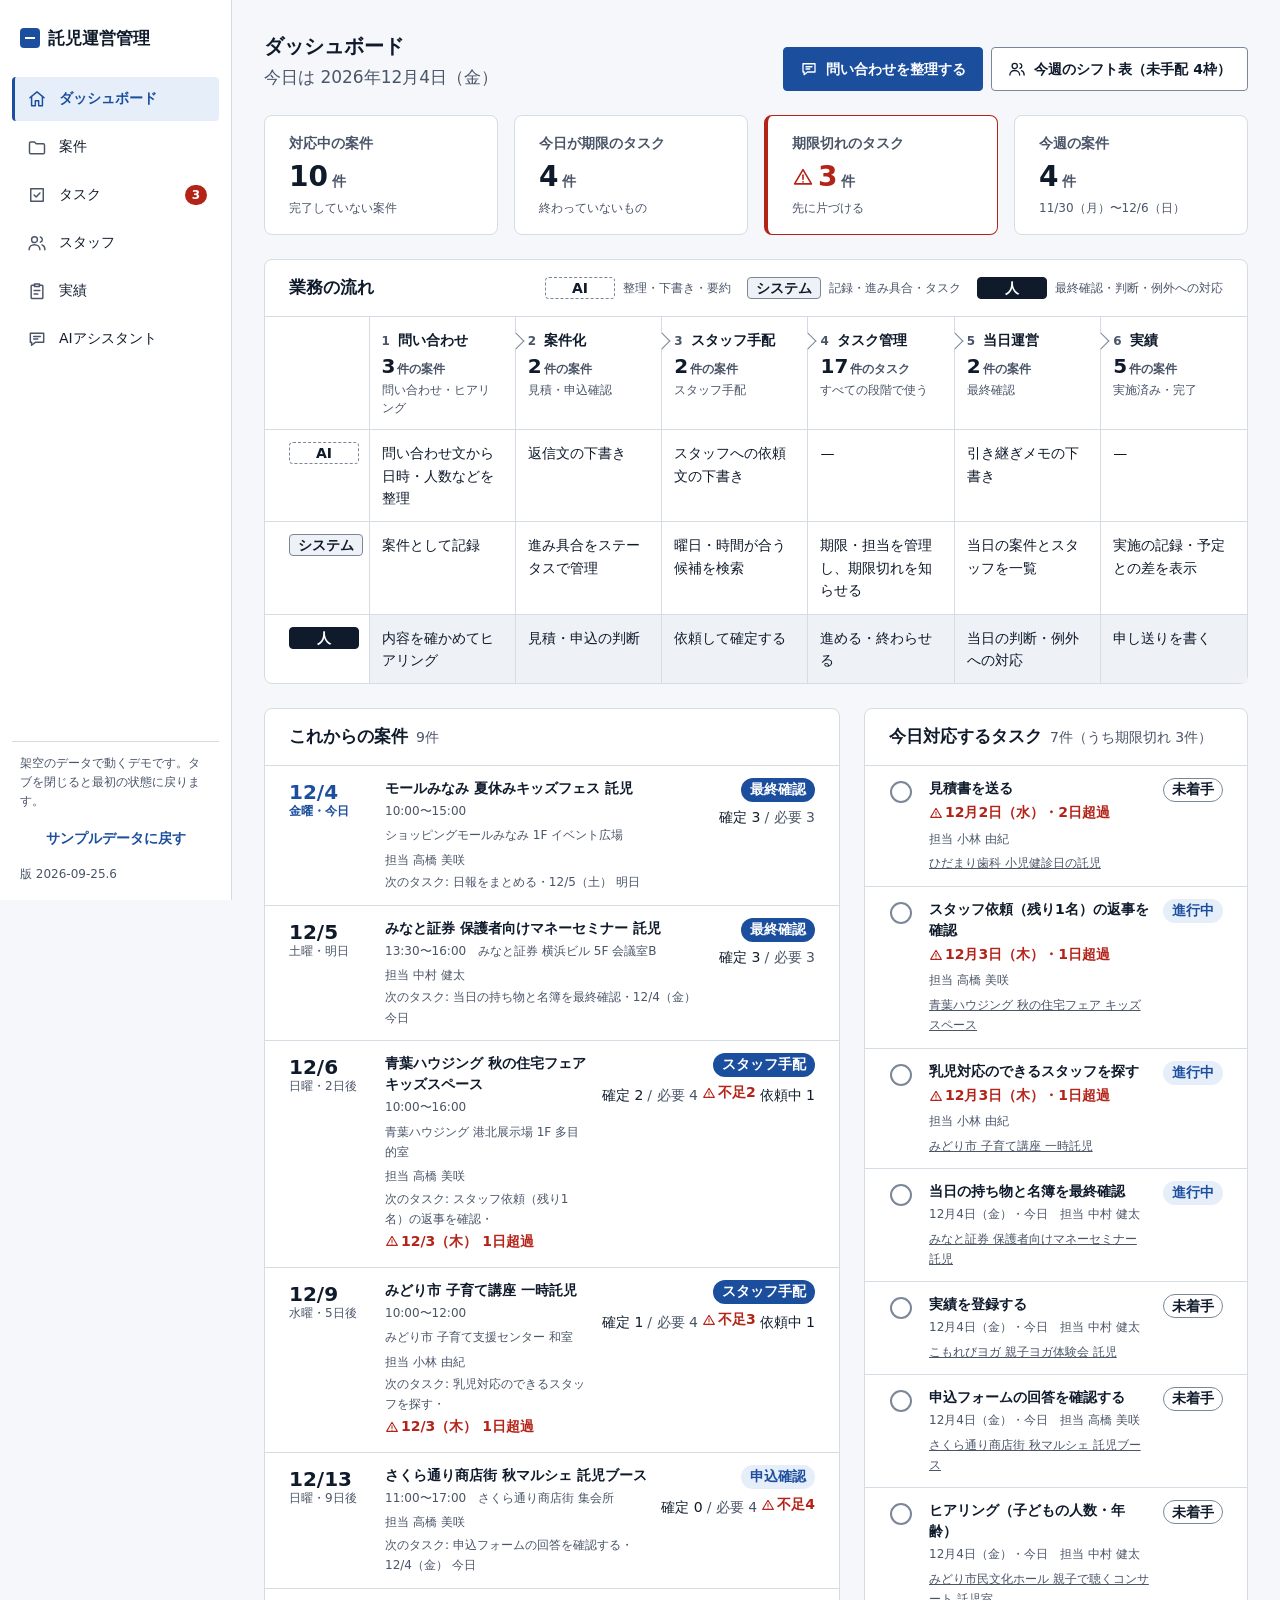
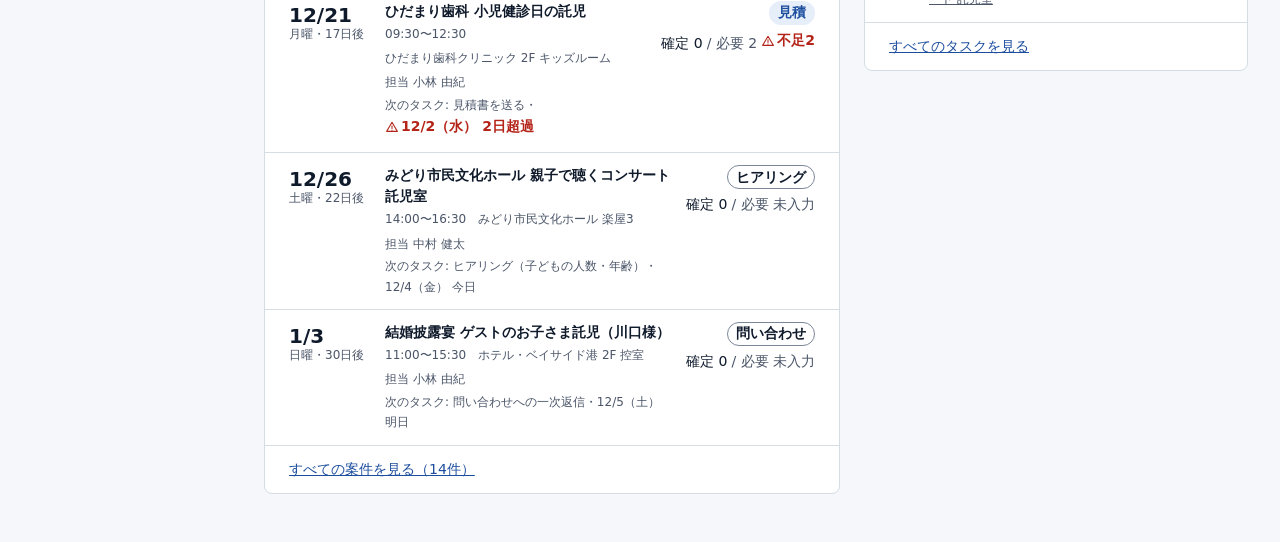
<file: index.html>
<!DOCTYPE html>
<html lang="ja">
<head>
<meta charset="utf-8">
<meta http-equiv="Content-Security-Policy" content="default-src 'none'; script-src 'self'; style-src 'self'; img-src 'self' data:; connect-src 'none'; base-uri 'none'; form-action 'none'; object-src 'none'">
<meta name="referrer" content="no-referrer">
<meta name="viewport" content="width=device-width, initial-scale=1, viewport-fit=cover">
<meta name="color-scheme" content="light dark">
<title>託児運営管理（デモ）</title>
<link rel="icon" href="data:image/svg+xml,%3Csvg xmlns=%27http://www.w3.org/2000/svg%27 viewBox=%270 0 32 32%27%3E%3Crect width=%2732%27 height=%2732%27 rx=%276%27 fill=%27%231C4E9E%27/%3E%3Crect x=%278%27 y=%2715%27 width=%2716%27 height=%273%27 fill=%27%23fff%27/%3E%3C/svg%3E">
<link rel="stylesheet" href="assets/app.css">
<script type="module" src="js/main.js"></script>
</head>
<body>
<a class="skip" href="#main" id="skip">本文へ移動</a>
<div class="app">
  <aside class="sidebar" aria-label="メインメニュー">
    <div class="brand">
      <span class="brand-mark" aria-hidden="true"></span>
      <span class="brand-name">託児運営管理</span>
    </div>
    <nav class="side-nav" aria-label="画面の切り替え" id="side-nav"></nav>
    <div class="side-foot">
      <p class="demo-note">架空のデータで動くデモです。タブを閉じると最初の状態に戻ります。</p>
      <button type="button" class="btn btn-ghost btn-sm" data-action="reset">サンプルデータに戻す</button>
      <p class="version" id="version"></p>
    </div>
  </aside>
  <div class="main-col">
    <header class="topbar">
      <div class="brand">
        <span class="brand-mark" aria-hidden="true"></span>
        <span class="brand-name">託児運営管理</span>
      </div>
      <button type="button" class="btn btn-ghost btn-sm" data-action="reset">サンプルに戻す</button>
    </header>
    <main id="main" tabindex="-1">
      <noscript><p class="empty">この画面は JavaScript を使います。ブラウザの設定で JavaScript をオンにしてください。</p></noscript>
    </main>
  </div>
  <nav class="tabbar" aria-label="画面の切り替え" id="tabbar"></nav>
</div>
<div class="toast" id="toast" role="status" aria-live="polite"></div>
</body>
</html>
</file>
<file: assets/app.css>
/* 託児運営管理（デモ）
   色・大きさ・余白・角丸は :root のトークンだけで指定する（D-12・D-34・D-35・D-41） */
:root{
  --bg:#F5F7FA;
  --surface:#FFFFFF;
  --surface-2:#EEF2F7;
  --text:#0F1A2B;
  --text-sub:#4A5568;
  --line:#D5DCE4;
  --line-strong:#7B8799;      /* 入力欄・ボタンの枠（面との差 3:1 以上。D-38） */
  --accent:#1C4E9E;           /* 文字・線・印の強調 */
  --accent-fill:#1C4E9E;      /* 目立たせるボタンの塗り */
  --on-accent:#FFFFFF;
  --accent-weak:#E6EEF9;
  --danger:#B42318;
  --danger-weak:#FDECEA;
  --focus:#1C4E9E;
  --shadow:0 8px 24px rgba(15,26,43,.16);   /* ダイアログとトーストだけ（D-13） */
  --backdrop:rgba(15,26,43,.45);

  --fs-xl:28px;   /* ダッシュボードの数だけ */
  --fs-l:20px;    /* 画面の見出し */
  --fs-m:17px;    /* 見出し・本文・入力欄 */
  --fs-s:14px;    /* 表・ボタン・ラベル・札 */
  --fs-xs:12px;   /* 補助の文字 */

  --sp-1:4px; --sp-2:8px; --sp-3:12px; --sp-4:16px; --sp-5:24px; --sp-6:32px; --sp-7:48px;
  --radius-s:4px; --radius-m:8px; --radius-full:999px;

  --sidebar-w:232px;
  --tabbar-h:60px;
  color-scheme:light;
}
@media (prefers-color-scheme: dark){
  :root:not([data-theme="light"]){
    --bg:#0F1620; --surface:#16202C; --surface-2:#1D2937;
    --text:#E6EBF2; --text-sub:#A9B4C3; --line:#2C3A4B; --line-strong:#7D8CA1;
    --accent:#9DBBF2; --accent-fill:#3A6BC0; --on-accent:#FFFFFF; --accent-weak:#1F3354;
    --danger:#F4A59C; --danger-weak:#3B2020; --focus:#9DBBF2;
    --shadow:0 8px 24px rgba(0,0,0,.5); --backdrop:rgba(0,0,0,.6);
    color-scheme:dark;
  }
}
:root[data-theme="dark"]{
  --bg:#0F1620; --surface:#16202C; --surface-2:#1D2937;
  --text:#E6EBF2; --text-sub:#A9B4C3; --line:#2C3A4B; --line-strong:#7D8CA1;
  --accent:#9DBBF2; --accent-fill:#3A6BC0; --on-accent:#FFFFFF; --accent-weak:#1F3354;
  --danger:#F4A59C; --danger-weak:#3B2020; --focus:#9DBBF2;
  --shadow:0 8px 24px rgba(0,0,0,.5); --backdrop:rgba(0,0,0,.6);
  color-scheme:dark;
}

/* ---------- 土台 ---------- */
*,*::before,*::after{box-sizing:border-box}
html{-webkit-text-size-adjust:100%}
body{
  margin:0; background:var(--bg); color:var(--text);
  font-family:-apple-system,BlinkMacSystemFont,"Hiragino Sans","Hiragino Kaku Gothic ProN","Yu Gothic UI","Meiryo",system-ui,sans-serif;
  font-size:var(--fs-m); line-height:1.7;
}
h1,h2,h3{margin:0;line-height:1.4;font-feature-settings:"palt"}
p{margin:0}
ul,ol{margin:0;padding:0;list-style:none}
a{color:var(--accent)}
button,input,select,textarea{font:inherit;color:inherit}
.num{font-variant-numeric:tabular-nums}
.ph{display:inline-block}   /* 見出しを文節で改行する（D-32） */
.sub{color:var(--text-sub)}
.visually-hidden{position:absolute!important;width:1px;height:1px;margin:-1px;overflow:hidden;clip:rect(0 0 0 0);white-space:nowrap}
:focus-visible{outline:2px solid var(--focus);outline-offset:2px}
.skip{position:absolute;left:var(--sp-4);top:-60px;z-index:100;background:var(--surface);padding:var(--sp-2) var(--sp-4);border:1px solid var(--line-strong);border-radius:var(--radius-s);font-size:var(--fs-s)}
.skip:focus{top:var(--sp-2)}

/* ---------- 全体の枠 ---------- */
.app{min-height:100vh}
.sidebar{
  position:fixed; inset:0 auto 0 0; width:var(--sidebar-w); z-index:30;
  display:flex; flex-direction:column; gap:var(--sp-5);
  background:var(--surface); border-right:1px solid var(--line);
  padding:var(--sp-5) var(--sp-3) var(--sp-4);
  overflow-y:auto;
}
.brand{display:flex;align-items:center;gap:var(--sp-2);font-weight:700;font-size:var(--fs-m);padding:0 var(--sp-2)}
.brand-mark{width:20px;height:20px;border-radius:var(--radius-s);background:var(--accent-fill);position:relative;flex:none}
.brand-mark::after{content:"";position:absolute;left:5px;right:5px;top:9px;height:2px;background:var(--on-accent)}
.side-nav ul{display:flex;flex-direction:column;gap:var(--sp-1)}
.nav-link{
  display:flex; align-items:center; gap:var(--sp-3); min-height:44px;
  padding:0 var(--sp-3); border-radius:var(--radius-s);
  color:var(--text); text-decoration:none; font-size:var(--fs-s); font-weight:500;
  border-left:3px solid transparent;
}
.nav-link svg{width:20px;height:20px;flex:none;color:var(--text-sub)}
.nav-link:hover{background:var(--surface-2)}
.nav-link:active{background:var(--line)}
.nav-link[aria-current="page"]{background:var(--accent-weak);color:var(--accent);font-weight:700;border-left-color:var(--accent)}
.nav-link[aria-current="page"] svg{color:var(--accent)}
.nav-count{margin-left:auto;min-width:22px;padding:0 6px;border-radius:var(--radius-full);background:var(--danger);color:var(--surface);font-size:var(--fs-xs);font-weight:700;line-height:20px;text-align:center;font-variant-numeric:tabular-nums}
.side-foot{margin-top:auto;display:flex;flex-direction:column;gap:var(--sp-2);padding:var(--sp-3) var(--sp-2) 0;border-top:1px solid var(--line)}
.demo-note{font-size:var(--fs-xs);color:var(--text-sub);line-height:1.6}
.version{font-size:var(--fs-xs);color:var(--text-sub)}

.main-col{margin-left:var(--sidebar-w);min-width:0}
.topbar{display:none}
main{max-width:1240px;margin:0 auto;padding:var(--sp-6) var(--sp-6) var(--sp-7)}
main:focus{outline:none}
h1[tabindex="-1"]:focus{outline:none}   /* 画面を開いたときに見出しへ移す読み上げ用のフォーカス。枠は出さない */
.tabbar{display:none}

/* ---------- 画面の見出し ---------- */
.page-head{display:flex;flex-wrap:wrap;align-items:flex-end;justify-content:space-between;gap:var(--sp-3) var(--sp-4);margin-bottom:var(--sp-5)}
.page-head h1{font-size:var(--fs-l);font-weight:700}
.page-head .lead{font-size:var(--fs-m);color:var(--text-sub);margin-top:var(--sp-1);line-height:1.6}
.page-actions{display:flex;flex-wrap:wrap;gap:var(--sp-2)}
.crumb{font-size:var(--fs-s);margin-bottom:var(--sp-2)}
.crumb a{text-decoration:none;display:inline-flex;align-items:center;gap:var(--sp-1);min-height:44px;margin:-12px 0;white-space:nowrap}
.crumb svg{width:18px;height:18px;flex:none}
.crumb a:hover{text-decoration:underline}

/* ---------- ボタン ---------- */
.btn{
  display:inline-flex; align-items:center; justify-content:center; gap:var(--sp-2);
  min-height:44px; padding:0 var(--sp-4);
  border:1px solid var(--line-strong); border-radius:var(--radius-s);
  background:var(--surface); color:var(--text);
  font-size:var(--fs-s); font-weight:600; line-height:1.3; text-decoration:none;
  cursor:pointer; white-space:nowrap;
}
.btn svg{width:18px;height:18px;flex:none}
.btn:hover{background:var(--surface-2)}
.btn:active{background:var(--line)}
.btn-primary{background:var(--accent-fill);border-color:var(--accent-fill);color:var(--on-accent)}
.btn-primary:hover{background:var(--accent-fill);filter:brightness(1.1)}
.btn-primary:active{filter:brightness(.9)}
.btn-ghost{border-color:transparent;background:transparent;color:var(--accent)}
.btn-ghost:hover{background:var(--surface-2)}
.btn-danger{color:var(--danger);border-color:var(--danger);background:var(--surface)}
.btn-sm{min-height:36px;padding:0 var(--sp-3)}
.btn[disabled],.btn[aria-disabled="true"]{opacity:.45;cursor:not-allowed;filter:none}
.btn-block{width:100%}
.icon-btn{width:44px;height:44px;padding:0;flex:none}

/* ---------- 面・区切り ---------- */
.panel{background:var(--surface);border:1px solid var(--line);border-radius:var(--radius-m)}
.panel-head{display:flex;align-items:center;justify-content:space-between;gap:var(--sp-3);flex-wrap:wrap;padding:var(--sp-4) var(--sp-5);border-bottom:1px solid var(--line)}
.panel-head h2{font-size:var(--fs-m);font-weight:700}
.panel-head .count{font-size:var(--fs-s);color:var(--text-sub);font-weight:400;margin-left:var(--sp-2)}
.panel-body{padding:var(--sp-4) var(--sp-5)}
.panel-foot{padding:var(--sp-3) var(--sp-5);border-top:1px solid var(--line);font-size:var(--fs-s)}
.v-stack{display:flex;flex-direction:column;gap:var(--sp-5)}
.grid-2{display:grid;grid-template-columns:minmax(0,1fr) minmax(0,1fr);gap:var(--sp-5)}
.grid-main-side{display:grid;grid-template-columns:minmax(0,1.7fr) minmax(0,1fr);gap:var(--sp-5);align-items:start}

/* ---------- 数（ダッシュボード） ---------- */
.kpis{display:grid;grid-template-columns:repeat(4,minmax(0,1fr));gap:var(--sp-4);margin-bottom:var(--sp-5)}
.kpi{
  display:flex; flex-direction:column; gap:var(--sp-1);
  padding:var(--sp-4) var(--sp-5); background:var(--surface);
  border:1px solid var(--line); border-radius:var(--radius-m);
  color:var(--text); text-decoration:none;
}
.kpi:hover{border-color:var(--line-strong)}
.kpi:active{background:var(--surface-2)}
.kpi-label{font-size:var(--fs-s);color:var(--text-sub);font-weight:600}
.kpi-value{font-size:var(--fs-xl);font-weight:700;line-height:1.2;font-variant-numeric:tabular-nums}
.kpi-value small{font-size:var(--fs-s);font-weight:600;margin-left:var(--sp-1);color:var(--text-sub)}
.kpi-note{font-size:var(--fs-xs);color:var(--text-sub)}
.kpi.is-alert{border-color:var(--danger);border-left-width:4px}
.kpi.is-alert .kpi-value{color:var(--danger)}

/* ---------- 空・読み込み中・エラー ---------- */
.empty{padding:var(--sp-6) var(--sp-5);text-align:center;color:var(--text-sub);font-size:var(--fs-m);line-height:1.7}
.empty strong{display:block;color:var(--text);font-size:var(--fs-m);margin-bottom:var(--sp-1)}
.notice{display:flex;gap:var(--sp-3);align-items:flex-start;padding:var(--sp-3) var(--sp-4);border-radius:var(--radius-s);background:var(--surface-2);border:1px solid var(--line);font-size:var(--fs-m);line-height:1.7}
.notice.is-danger{background:var(--danger-weak);border-color:var(--danger);color:var(--text)}
.notice svg{width:18px;height:18px;flex:none;margin-top:3px}

/* ---------- レスポンシブ ---------- */
@media (max-width:1100px){
  .kpis{grid-template-columns:repeat(2,minmax(0,1fr))}
  .grid-main-side{grid-template-columns:minmax(0,1fr)}
}
@media (max-width:959px){
  .sidebar{display:none}
  .main-col{margin-left:0}
  .topbar{
    display:flex; align-items:center; justify-content:space-between; gap:var(--sp-3);
    position:sticky; top:0; z-index:20; min-height:52px;
    padding:env(safe-area-inset-top) max(var(--sp-4),env(safe-area-inset-right)) 0 max(var(--sp-4),env(safe-area-inset-left));
    background:var(--surface); border-bottom:1px solid var(--line);
  }
  .topbar .brand{padding:0}
  main{
    padding:var(--sp-5) max(var(--sp-4),env(safe-area-inset-right)) calc(var(--tabbar-h) + var(--sp-6) + env(safe-area-inset-bottom)) max(var(--sp-4),env(safe-area-inset-left));
  }
  .tabbar{
    display:block; position:fixed; left:0; right:0; bottom:0; z-index:30;
    background:var(--surface); border-top:1px solid var(--line);
    padding:0 env(safe-area-inset-right) env(safe-area-inset-bottom) env(safe-area-inset-left);
  }
  .tabbar ul{display:grid;grid-template-columns:repeat(6,minmax(0,1fr))}
  .tab-link{
    display:flex; flex-direction:column; align-items:center; justify-content:center; gap:2px;
    min-height:var(--tabbar-h); padding:var(--sp-1) 0;
    color:var(--text-sub); text-decoration:none; font-size:var(--fs-s); font-weight:600; line-height:1.3;
    font-feature-settings:"palt"; white-space:nowrap;   /* 幅 320px でも「スタッフ」が1行に入るように詰める */
    border-top:3px solid transparent;
  }
  .tab-link svg{width:22px;height:22px}
  .tab-link:active{background:var(--surface-2)}
  .tab-link[aria-current="page"]{color:var(--accent);border-top-color:var(--accent);font-weight:700}
  .grid-2{grid-template-columns:minmax(0,1fr)}
}
@media (max-width:560px){
  .kpis{gap:var(--sp-3)}
  .kpi{padding:var(--sp-3) var(--sp-4)}
  .panel-head,.panel-body{padding-left:var(--sp-4);padding-right:var(--sp-4)}
  .page-head{align-items:flex-start;flex-direction:column}
}

@media (prefers-reduced-motion: reduce){
  *,*::before,*::after{animation:none!important;transition:none!important}
}

/* ---------- 札（ステータス） ---------- */
.badge{
  display:inline-flex; align-items:center; gap:var(--sp-1);
  padding:1px var(--sp-2); min-height:24px; border-radius:var(--radius-full);
  font-size:var(--fs-s); font-weight:600; line-height:1.4; white-space:nowrap;
  border:1px solid transparent;
}
.badge svg{width:14px;height:14px}
.tone-intake{border-color:var(--line-strong);color:var(--text);background:var(--surface)}
.tone-plan{background:var(--accent-weak);color:var(--accent)}
.tone-active{background:var(--accent-fill);color:var(--on-accent)}
.tone-held{background:var(--surface-2);color:var(--text);border-color:var(--line-strong);border-style:dashed}
.tone-closed{background:var(--surface-2);color:var(--text-sub)}
.tone-pending{border:1px dashed var(--line-strong);color:var(--text);background:var(--surface)}
.tone-danger{background:var(--danger-weak);color:var(--danger)}

/* 役割（AI・システム・人） */
.role{display:inline-block;white-space:nowrap;min-width:5em;padding:0 var(--sp-2);border-radius:var(--radius-s);font-size:var(--fs-s);font-weight:700;line-height:20px;text-align:center;border:1px solid var(--line-strong);color:var(--text);background:var(--surface)}
.role-ai{border-style:dashed}
.role-system{background:var(--surface-2)}
.role-human{background:var(--text);color:var(--surface);border-color:var(--text)}

/* 期限・不足などの注意の文字 */
.warn{color:var(--danger);font-weight:700;display:inline-flex;align-items:center;gap:2px}
.warn svg{width:14px;height:14px}

/* ---------- 絞り込み ---------- */
.filters{display:flex;flex-wrap:wrap;gap:var(--sp-3);align-items:flex-end;padding:var(--sp-4) var(--sp-5);border-bottom:1px solid var(--line)}
.filters .field{margin:0;min-width:160px}
.filters .field.grow{flex:1 1 240px}
.result-count{font-size:var(--fs-s);color:var(--text-sub);margin-left:auto;align-self:center}
.search-box{position:relative}
.search-box svg{position:absolute;left:12px;top:50%;width:18px;height:18px;transform:translateY(-50%);color:var(--text-sub);pointer-events:none}
.search-box input[type=search]{padding-left:40px}

/* ---------- 表 ---------- */
.table-wrap{overflow-x:auto;position:relative}
.data-table{width:100%;border-collapse:collapse;font-size:var(--fs-s);line-height:1.5}
.data-table th,.data-table td{padding:var(--sp-3);text-align:left;vertical-align:top;border-bottom:1px solid var(--line)}
.data-table th{font-weight:600;color:var(--text-sub);background:var(--surface-2);white-space:nowrap;font-size:var(--fs-s)}
.data-table tbody tr:last-child td{border-bottom:none}
.data-table tbody tr:hover{background:var(--surface-2)}
.data-table td.num,.data-table th.num{text-align:right;font-variant-numeric:tabular-nums;white-space:nowrap}
.data-table .nowrap{white-space:nowrap}
.data-table .row-link{font-weight:700;color:var(--text);text-decoration:none}
.data-table .row-link:hover{color:var(--accent);text-decoration:underline}
.data-table .cell-sub{display:block;font-size:var(--fs-xs);color:var(--text-sub);margin-top:2px}
.data-table .cell-muted{color:var(--text-sub)}
.fill{display:inline-flex;align-items:baseline;gap:var(--sp-1);white-space:nowrap}
.fill .of{color:var(--text-sub)}
.table-min{min-width:980px}

/* ---------- 一覧（行） ---------- */
.rows > li{display:flex;align-items:flex-start;gap:var(--sp-3);padding:var(--sp-3) var(--sp-5);border-bottom:1px solid var(--line)}
.rows > li:last-child{border-bottom:none}
.row-main{flex:1;min-width:0}
.row-title{font-size:var(--fs-s);font-weight:600;line-height:1.5}
.row-meta{display:flex;flex-wrap:wrap;gap:var(--sp-1) var(--sp-3);font-size:var(--fs-xs);color:var(--text-sub);margin-top:2px}
.row-meta a{color:var(--text-sub)}
.row-meta .warn{font-size:var(--fs-s)}
.row-side{display:flex;align-items:center;gap:var(--sp-2);flex:none}
.is-done .row-title{color:var(--text-sub);text-decoration:line-through}

/* 終わった印をつけるボタン（丸） */
.check-btn{width:44px;height:44px;margin:-8px -6px -8px -10px;flex:none;display:grid;place-items:center;border:none;background:none;cursor:pointer;border-radius:var(--radius-full);color:var(--text-sub)}
.check-btn .box{width:22px;height:22px;border:2px solid var(--line-strong);border-radius:var(--radius-full);display:grid;place-items:center}
.check-btn .box svg{width:14px;height:14px;opacity:0}
.check-btn:hover .box{border-color:var(--accent)}
.check-btn:active{background:var(--surface-2)}
.check-btn[aria-pressed="true"] .box{background:var(--accent-fill);border-color:var(--accent-fill);color:var(--on-accent)}
.check-btn[aria-pressed="true"] .box svg{opacity:1}

/* 表の中の小さな選択 */
.inline-select{min-height:36px;padding:0 28px 0 var(--sp-2);font-size:var(--fs-s)}

/* ---------- 入力 ---------- */
.field{display:flex;flex-direction:column;gap:var(--sp-1);margin-bottom:var(--sp-4);min-width:0}
.field > label,.fieldset > legend{font-size:var(--fs-s);font-weight:600;color:var(--text)}
.req{font-size:var(--fs-xs);font-weight:700;color:var(--danger);margin-left:var(--sp-2)}
.hint{font-size:var(--fs-xs);color:var(--text-sub);line-height:1.6}
input[type=text],input[type=date],input[type=time],input[type=email],input[type=tel],input[type=search],input[type=number],select,textarea{
  width:100%; min-height:44px; padding:var(--sp-2) var(--sp-3);
  border:1px solid var(--line-strong); border-radius:var(--radius-s);
  background:var(--surface); color:var(--text); font-size:var(--fs-m); line-height:1.5;
}
select{appearance:none;background-image:linear-gradient(45deg,transparent 50%,var(--text-sub) 50%),linear-gradient(135deg,var(--text-sub) 50%,transparent 50%);background-position:calc(100% - 16px) 50%,calc(100% - 11px) 50%;background-size:5px 5px;background-repeat:no-repeat;padding-right:32px}
.filters select,.filters input{font-size:var(--fs-s)}
textarea{resize:vertical;line-height:1.7}
input:focus-visible,select:focus-visible,textarea:focus-visible{outline:2px solid var(--focus);outline-offset:1px}
[aria-invalid="true"]{border-color:var(--danger)!important;border-width:2px}
.field-error{font-size:var(--fs-s);color:var(--danger);font-weight:600;line-height:1.6}
.form-error{display:flex;gap:var(--sp-2);align-items:flex-start;padding:var(--sp-3);margin-bottom:var(--sp-4);border:1px solid var(--danger);border-radius:var(--radius-s);background:var(--danger-weak);font-size:var(--fs-s);color:var(--text)}
.form-error svg{width:18px;height:18px;flex:none;color:var(--danger);margin-top:2px}
.form-error[hidden]{display:none}
.fieldset{border:none;padding:0;margin:0 0 var(--sp-4)}
.fieldset legend{padding:0;margin-bottom:var(--sp-2)}
.form-grid{display:grid;grid-template-columns:repeat(2,minmax(0,1fr));gap:0 var(--sp-4)}
.form-grid .span-2{grid-column:1/-1}
.form-section{font-size:var(--fs-s);font-weight:700;color:var(--text-sub);margin:var(--sp-2) 0 var(--sp-3);padding-bottom:var(--sp-1);border-bottom:1px solid var(--line);grid-column:1/-1}
.day-picks{display:flex;flex-wrap:wrap;gap:var(--sp-2)}
.day-pick{position:relative}
.day-pick input{position:absolute;opacity:0;width:1px;height:1px}
.day-pick span{display:grid;place-items:center;width:44px;height:44px;border:1px solid var(--line-strong);border-radius:var(--radius-s);font-size:var(--fs-s);font-weight:600;cursor:pointer;background:var(--surface)}
.day-pick input:checked + span{background:var(--accent-fill);border-color:var(--accent-fill);color:var(--on-accent)}
.day-pick input:checked + span::after{content:"";}
.day-pick input:focus-visible + span{outline:2px solid var(--focus);outline-offset:2px}
.check-line{display:flex;align-items:center;gap:var(--sp-2);min-height:44px;font-size:var(--fs-s);font-weight:600;cursor:pointer}
.check-line input{width:20px;height:20px;accent-color:var(--accent-fill);flex:none}

/* ---------- ダイアログ ---------- */
.dialog{border:none;padding:0;border-radius:var(--radius-m);background:var(--surface);color:var(--text);box-shadow:var(--shadow);width:min(560px,calc(100vw - 32px));max-height:calc(100vh - 48px)}
.dialog.is-wide{width:min(760px,calc(100vw - 32px))}
.dialog::backdrop{background:var(--backdrop)}
.dialog-form{display:flex;flex-direction:column;max-height:calc(100vh - 48px)}
.dialog-head{display:flex;align-items:center;justify-content:space-between;gap:var(--sp-3);padding:var(--sp-3) var(--sp-3) var(--sp-3) var(--sp-5);border-bottom:1px solid var(--line)}
.dialog-head h2{font-size:var(--fs-m);font-weight:700;min-width:0;overflow-wrap:anywhere}
.dialog-body{padding:var(--sp-4) var(--sp-5);overflow-y:auto}
.dialog-lead{font-size:var(--fs-m);line-height:1.8;margin-bottom:var(--sp-3)}
.dialog-foot{display:flex;justify-content:space-between;gap:var(--sp-3);padding:var(--sp-3) var(--sp-5);border-top:1px solid var(--line)}

/* ---------- トースト ---------- */
.toast{position:fixed;left:50%;bottom:var(--sp-5);z-index:60;transform:translate(-50%,16px);opacity:0;pointer-events:none;
  background:var(--text);color:var(--surface);padding:var(--sp-3) var(--sp-5);border-radius:var(--radius-s);font-size:var(--fs-s);font-weight:600;box-shadow:var(--shadow);
  transition:opacity .2s,transform .2s;max-width:calc(100vw - 32px)}
.toast.is-shown{opacity:1;transform:translate(-50%,0)}

/* ---------- 業務の流れ（段階 × 役割の表） ---------- */
.lanes-wrap{overflow-x:auto;position:relative}
.lanes{width:100%;border-collapse:collapse;table-layout:fixed;min-width:860px}
.lanes th,.lanes td{border-bottom:1px solid var(--line);vertical-align:top;text-align:left;font-size:var(--fs-s);line-height:1.6}
.lanes thead th{padding:0;border-right:1px solid var(--line);font-weight:400}
.lanes thead th:last-child{border-right:none}
.lanes .lane-corner{width:104px;border-right:1px solid var(--line)}
.lanes tbody th{width:104px;padding:var(--sp-3) var(--sp-3) var(--sp-3) var(--sp-5);border-right:1px solid var(--line)}
.lanes tbody td{padding:var(--sp-3);border-right:1px solid var(--line)}
.lanes tbody td:last-child{border-right:none}
.lanes tbody tr:last-child th,.lanes tbody tr:last-child td{border-bottom:none}
.lanes .lane-human td{background:var(--surface-2)}
.flow-step{position:relative;display:flex;flex-direction:column;gap:2px;padding:var(--sp-3) var(--sp-4) var(--sp-3) var(--sp-3);text-decoration:none;color:var(--text);min-height:100%}
a.flow-step:hover{background:var(--surface-2)}
a.flow-step:active{background:var(--line)}
.lanes thead th:not(:last-child) .flow-step::after{content:"";position:absolute;right:-7px;top:18px;width:12px;height:12px;border-top:1px solid var(--line-strong);border-right:1px solid var(--line-strong);transform:rotate(45deg);background:var(--surface);z-index:1}
.lanes thead th:not(:last-child) a.flow-step:hover::after{background:var(--surface-2)}
.lanes thead{counter-reset:stage}
.flow-list{counter-reset:stage}
.flow-name{font-size:var(--fs-s);font-weight:700;display:flex;align-items:baseline;gap:var(--sp-2)}
.flow-name::before{counter-increment:stage;content:counter(stage);font-size:var(--fs-xs);color:var(--text-sub);font-variant-numeric:tabular-nums}
.flow-count{font-size:var(--fs-l);font-weight:700;font-variant-numeric:tabular-nums;line-height:1.3}
.flow-count small{font-size:var(--fs-xs);font-weight:600;color:var(--text-sub);margin-left:2px}
.flow-statuses{font-size:var(--fs-xs);color:var(--text-sub);line-height:1.5}
.flow-list{display:none}
.flow-roles{display:flex;flex-direction:column;gap:var(--sp-2);padding:0 var(--sp-4) var(--sp-3)}
.flow-roles li{display:grid;grid-template-columns:auto minmax(0,1fr);gap:var(--sp-2);align-items:start;font-size:var(--fs-s);line-height:1.6}
.role-legend{display:flex;flex-wrap:wrap;gap:var(--sp-2) var(--sp-4);font-size:var(--fs-xs);color:var(--text-sub);align-items:center}
.role-legend li{display:flex;align-items:center;gap:var(--sp-2)}

/* これからの案件（ダッシュボード） */
.date-block{flex:none;width:84px;display:flex;flex-direction:column;align-items:flex-start;line-height:1.3;padding-top:2px}
.date-md{font-size:var(--fs-l);font-weight:700;line-height:1.2}
.date-sub{font-size:var(--fs-xs);color:var(--text-sub);white-space:nowrap}
.date-block.is-today .date-md,.date-block.is-today .date-sub{color:var(--accent);font-weight:700}
.row-side.is-col{flex-direction:column;align-items:flex-end;gap:var(--sp-1);font-size:var(--fs-s)}
.case-rows .row-title a{color:var(--text);text-decoration:none}
.case-rows .row-title a:hover{color:var(--accent);text-decoration:underline}
.row-meta .cell-sub{display:inline;margin:0 0 0 var(--sp-2)}

@media (max-width:760px){
  .filters{padding:var(--sp-3) var(--sp-4)}
  .filters .field{min-width:0;flex:1 1 140px}
  .result-count{width:100%;margin-left:0}
  .form-grid{grid-template-columns:minmax(0,1fr)}
  .rows > li{padding:var(--sp-3) var(--sp-4)}
  .lanes-wrap{display:none}
  .flow-list{display:block}
  .flow-list > li{border-bottom:1px solid var(--line)}
  .flow-list > li:last-child{border-bottom:none}
  .flow-list .flow-step{display:grid;grid-template-columns:minmax(0,1fr) auto;gap:0 var(--sp-3);padding:var(--sp-3) var(--sp-4)}
  .flow-list .flow-count{grid-column:2;grid-row:1/3;align-self:center;text-align:right}
  .date-block{width:60px}
  .date-sub{white-space:normal}
  .case-rows > li{flex-wrap:wrap}
  .case-rows .row-side.is-col{flex-direction:row;flex-wrap:wrap;align-items:center;width:100%;padding-left:72px}
  /* 表を1件ずつのカードにする（NR-06） */
  .data-table.stack,.data-table.stack tbody,.data-table.stack tr,.data-table.stack td{display:block}
  .data-table.stack{min-width:0}
  .data-table.stack thead{position:absolute;width:1px;height:1px;overflow:hidden;clip:rect(0 0 0 0)}
  .data-table.stack tr{padding:var(--sp-3) var(--sp-4);border-bottom:1px solid var(--line)}
  .data-table.stack tbody tr:last-child{border-bottom:none}
  .data-table.stack td{position:relative;padding:var(--sp-1) 0 var(--sp-1) calc(7.5em + var(--sp-2));border:none;text-align:left;min-height:28px}
  .data-table.stack td.num{text-align:left}
  .data-table.stack td::before{content:attr(data-label);position:absolute;left:0;top:var(--sp-1);width:7.5em;color:var(--text-sub);font-size:var(--fs-s);font-weight:600;line-height:1.9}
  .data-table.stack td.cell-title{padding-left:0;padding-bottom:var(--sp-2)}
  .data-table.stack td.cell-title::before{display:none}
  .dialog{width:calc(100vw - 16px);max-height:calc(100vh - 16px)}
  .dialog-form{max-height:calc(100vh - 16px)}
  .dialog-body,.dialog-head,.dialog-foot{padding-left:var(--sp-4);padding-right:var(--sp-4)}
  .toast{bottom:calc(var(--tabbar-h) + var(--sp-3) + env(safe-area-inset-bottom))}
}

/* ---------- ダッシュボードの並び ---------- */
.dash-grid{display:grid;grid-template-columns:minmax(0,1.5fr) minmax(0,1fr);grid-template-areas:"cases tasks";gap:var(--sp-5);align-items:start}
.dash-tasks{grid-area:tasks}
.dash-cases{grid-area:cases}
.kpi-value svg{width:22px;height:22px;margin-right:var(--sp-1);vertical-align:-2px}
@media (max-width:1279px){
  .dash-grid{grid-template-columns:minmax(0,1fr);grid-template-areas:"tasks" "cases"}
}

/* ---------- 項目と値の並び ---------- */
.props{display:grid;grid-template-columns:minmax(6.5em,max-content) minmax(0,1fr);gap:var(--sp-2) var(--sp-4);margin:0;font-size:var(--fs-s);line-height:1.6}
.props dt{color:var(--text-sub);font-weight:600}
.props dd{margin:0;min-width:0;overflow-wrap:anywhere}
.props dd.is-long{white-space:pre-wrap}
.chip-label{font-size:var(--fs-s);font-weight:600}
.data-table td.cell-check{width:44px;padding-top:var(--sp-2);padding-bottom:var(--sp-2)}
.data-table .row-title{font-weight:600}
.data-table tr.is-done .row-title{color:var(--text-sub);text-decoration:line-through}
@media (max-width:760px){
  .data-table.stack td.cell-check{float:right;width:auto;padding:0;margin-top:-4px}
  .data-table.stack td.cell-check::before{display:none}
}

/* ---------- 案件詳細 ---------- */
.sub-head{font-size:var(--fs-s);font-weight:700;color:var(--text-sub);margin-bottom:var(--sp-3)}
.info-cols{display:grid;grid-template-columns:repeat(auto-fit,minmax(260px,1fr));gap:var(--sp-5) var(--sp-6)}
.quote{white-space:pre-wrap;overflow-wrap:anywhere;font-size:var(--fs-m);line-height:1.8;padding:var(--sp-3) var(--sp-4);background:var(--surface-2);border-left:3px solid var(--line-strong);border-radius:var(--radius-s)}
.row-note{font-size:var(--fs-xs);font-weight:400;color:var(--text-sub);margin-left:var(--sp-2)}
.guide{display:flex;align-items:flex-start;gap:var(--sp-2);font-size:var(--fs-s);line-height:1.7}
.guide .role{flex:none;margin-top:3px}
.warn-list{display:flex;flex-direction:column;gap:var(--sp-2);font-size:var(--fs-m)}
.warn-list li{display:flex;gap:var(--sp-2);align-items:flex-start}
.warn-list svg{width:18px;height:18px;flex:none;color:var(--danger);margin-top:5px}
.time-pair{display:grid;grid-template-columns:minmax(0,1fr) minmax(0,1fr);gap:0 var(--sp-3)}

/* 進捗ステップ */
.step-groups{display:flex;gap:var(--sp-2);padding:var(--sp-4) var(--sp-5) var(--sp-3)}
.step-group{flex:1;min-width:0}
.step-group.span-2{flex:2}
.step-group-name{display:block;font-size:var(--fs-xs);font-weight:700;color:var(--text-sub);padding-bottom:var(--sp-1);border-bottom:3px solid var(--line)}
.step-group.is-current .step-group-name{color:var(--accent);border-bottom-color:var(--accent)}
.steps{display:flex}
.step{flex:1;min-width:0;position:relative;display:flex;flex-direction:column;align-items:flex-start;gap:var(--sp-1);padding-top:var(--sp-3)}
.step::after{content:"";position:absolute;top:calc(var(--sp-3) + 13px);left:32px;right:4px;height:2px;background:var(--line)}
.step.is-done::after{background:var(--accent)}
.step-group:last-child .step:last-child::after{display:none}
.step-dot{width:28px;height:28px;border-radius:var(--radius-full);display:grid;place-items:center;font-size:var(--fs-xs);font-weight:700;border:2px solid var(--line-strong);background:var(--surface);color:var(--text-sub)}
.step-dot svg{width:16px;height:16px}
.step.is-done .step-dot{background:var(--accent-fill);border-color:var(--accent-fill);color:var(--on-accent)}
.step.is-current .step-dot{border-color:var(--accent);background:var(--accent-weak);color:var(--accent);box-shadow:0 0 0 3px var(--accent-weak)}
.step-label{font-size:var(--fs-s);line-height:1.4;color:var(--text-sub)}
.step.is-done .step-label{color:var(--text)}
.step.is-current .step-label{color:var(--accent);font-weight:700}
.step-now{display:none}
.progress-foot{display:flex;flex-wrap:wrap;align-items:center;justify-content:space-between;gap:var(--sp-3) var(--sp-4);padding:var(--sp-3) var(--sp-5) var(--sp-4);border-top:1px solid var(--line)}
.progress-foot .guide{flex:1 1 320px}

/* スタッフ候補 */
.cand{border-top:1px solid var(--line);background:var(--surface-2);border-radius:0 0 var(--radius-m) var(--radius-m)}
.cand-head{padding:var(--sp-4) var(--sp-5) var(--sp-2)}
.cand-head .sub-head{margin-bottom:var(--sp-2)}
.cand .rows > li{border-bottom-color:var(--line)}
.cand .notice{margin:0 var(--sp-5) var(--sp-4)}
.excluded{padding:var(--sp-3) var(--sp-5) var(--sp-4);font-size:var(--fs-s);border-top:1px solid var(--line)}
.excluded summary{cursor:pointer;min-height:44px;display:flex;align-items:center;color:var(--text-sub);font-weight:600}
.excluded ul{display:flex;flex-direction:column;gap:var(--sp-1);padding-left:var(--sp-4);list-style:disc}

@media (max-width:760px){
  .step-groups{gap:var(--sp-1);padding:var(--sp-2) var(--sp-4) var(--sp-3)}
  .step-group-name,.step-label{display:none}
  .step{padding-top:0;align-items:center}
  .step::after{top:9px;left:calc(50% + 12px);right:calc(-50% + 12px)}
  .step-dot{width:20px;height:20px;font-size:0;border-width:2px}
  .step-dot svg{width:12px;height:12px}
  .step.is-current .step-dot{font-size:0}
  .step-now{display:flex;flex-wrap:wrap;align-items:baseline;gap:var(--sp-1) var(--sp-3);padding:var(--sp-3) var(--sp-4) 0;font-size:var(--fs-s)}
  .step-now strong{font-size:var(--fs-m);color:var(--accent)}
  .progress-foot{padding:var(--sp-3) var(--sp-4)}
  .progress-foot .page-actions{width:100%;justify-content:flex-end}
  .cand-head,.excluded{padding-left:var(--sp-4);padding-right:var(--sp-4)}
  .cand .notice{margin:0 var(--sp-4) var(--sp-4)}
}

/* ---------- AI（下書き・問い合わせ整理） ---------- */
.lead-text{font-size:var(--fs-m);color:var(--text-sub);line-height:1.7;margin-bottom:var(--sp-3)}
.draft-kinds{display:grid;grid-template-columns:minmax(0,1fr);gap:var(--sp-2)}
.draft-kind{display:flex;flex-direction:column;align-items:flex-start;gap:2px;min-height:44px;padding:var(--sp-2) var(--sp-3);text-align:left;
  border:1px solid var(--line-strong);border-radius:var(--radius-s);background:var(--surface);color:var(--text);cursor:pointer}
.draft-kind:hover{background:var(--surface-2)}
.draft-kind:active{background:var(--line)}
.draft-kind[disabled]{opacity:.6;cursor:progress}
.draft-kind.is-selected{border:2px solid var(--accent);background:var(--accent-weak);padding:calc(var(--sp-2) - 1px) calc(var(--sp-3) - 1px)}
.draft-kind-name{font-size:var(--fs-s);font-weight:700}
.draft-kind.is-selected .draft-kind-name{color:var(--accent)}
.draft-kind-note{font-size:var(--fs-s);color:var(--text-sub);line-height:1.5}
.draft-out{margin-top:var(--sp-4);padding-top:var(--sp-4);border-top:1px dashed var(--line-strong);display:flex;flex-direction:column;gap:var(--sp-3)}
.draft-out.is-loading{flex-direction:row;align-items:center;gap:var(--sp-3);font-size:var(--fs-s);color:var(--text-sub);min-height:64px}
.spinner{width:20px;height:20px;border:2px solid var(--line);border-top-color:var(--accent);border-radius:var(--radius-full);animation:spin .8s linear infinite;flex:none}
@keyframes spin{to{transform:rotate(360deg)}}
.draft-head{display:flex;flex-wrap:wrap;align-items:baseline;justify-content:space-between;gap:var(--sp-1) var(--sp-3)}
.draft-head .sub-head{margin:0;color:var(--text);font-size:var(--fs-m)}
.draft-head .sub-head:focus{outline:none}
.source{font-size:var(--fs-xs);color:var(--text-sub)}
.ai-notice{background:var(--surface);border-style:dashed;border-color:var(--line-strong)}
.ai-notice .role{flex:none;margin-top:2px}
.draft-text{font-size:var(--fs-m);line-height:1.8;min-height:240px}
.draft-left{font-size:var(--fs-s);color:var(--text-sub)}
.draft-left.warn{color:var(--danger)}
.human-check{padding:var(--sp-2) var(--sp-3);border:1px solid var(--line-strong);border-radius:var(--radius-s);background:var(--surface-2)}
.human-check .role{flex:none}
.draft-actions{display:flex;flex-wrap:wrap;justify-content:flex-end;gap:var(--sp-2)}
.how-steps{display:flex;flex-wrap:wrap;gap:var(--sp-2) var(--sp-4);margin-bottom:var(--sp-4);counter-reset:how;font-size:var(--fs-s)}
.how-steps li{display:flex;align-items:center;gap:var(--sp-2);counter-increment:how}
.how-steps li::before{content:counter(how);font-size:var(--fs-xs);font-weight:700;color:var(--text-sub);font-variant-numeric:tabular-nums}
.how-steps li:not(:last-child)::after{content:"→";color:var(--text-sub);margin-left:var(--sp-2)}
.inq-actions{display:flex;flex-wrap:wrap;align-items:center;justify-content:space-between;gap:var(--sp-3)}
.sample-row{display:flex;flex-wrap:wrap;align-items:center;gap:var(--sp-1) var(--sp-2)}
.inq-run{display:flex;align-items:center;gap:var(--sp-3);margin-left:auto}
.found-list{display:flex;flex-wrap:wrap;gap:var(--sp-2)}
.found-list li{display:inline-flex;align-items:center;gap:var(--sp-1);padding:2px var(--sp-3);border-radius:var(--radius-full);font-size:var(--fs-s);font-weight:600;border:1px solid var(--line-strong)}
.found-list svg{width:14px;height:14px}
.found-list .is-found{background:var(--surface-2)}
.found-list .is-missing{border-color:var(--danger);color:var(--danger);background:var(--danger-weak)}
.inq-form{display:flex;flex-direction:column;gap:var(--sp-3)}
#inq .form-grid{margin-top:var(--sp-2)}


/* ---------- 実績 ---------- */
.empty-action{margin-top:var(--sp-3)}
.data-table td.cell-notes{min-width:16em;max-width:28em;line-height:1.7}
.props .sub{margin-left:var(--sp-1);font-size:var(--fs-xs)}

/* ---------- 押しやすさ（幅 760px 以下では、小さいボタンも 44px。D-45） ---------- */
@media (max-width:760px){
  .btn-sm,.inline-select{min-height:44px}
  .sample-row .btn{padding:0 var(--sp-2)}
}
/* メニューの期限切れの件数 */
.tab-link{position:relative}
.tab-count{position:absolute;top:4px;left:calc(50% + 6px);min-width:18px;height:18px;padding:0 4px;border-radius:var(--radius-full);
  background:var(--danger);color:var(--surface);font-size:var(--fs-xs);font-weight:700;line-height:18px;text-align:center;font-variant-numeric:tabular-nums}
.tab-count:empty,.nav-count:empty{display:none}

.line-toggle{margin-bottom:var(--sp-2);font-weight:400}
#drafts .draft-kinds{grid-template-columns:repeat(auto-fill,minmax(210px,1fr))}

/* ---------- スタッフの上のタブ・シフト表 ---------- */
.subtabs{display:flex;gap:var(--sp-1);margin:0 0 var(--sp-4);border-bottom:1px solid var(--line)}
.subtab{display:inline-flex;align-items:center;min-height:44px;padding:0 var(--sp-4);color:var(--text-sub);text-decoration:none;font-size:var(--fs-s);font-weight:600;border-bottom:3px solid transparent;margin-bottom:-1px}
.subtab:hover{background:var(--surface-2)}
.subtab:active{background:var(--line)}
.subtab[aria-current="page"]{color:var(--accent);border-bottom-color:var(--accent);font-weight:700}
.shift-bar{display:flex;flex-wrap:wrap;align-items:center;justify-content:space-between;gap:var(--sp-3) var(--sp-4);margin-bottom:var(--sp-3)}
.shift-nav{display:flex;flex-wrap:wrap;align-items:center;gap:var(--sp-2)}
.shift-period{font-size:var(--fs-m);font-weight:700;margin-left:var(--sp-2)}
.seg{display:inline-flex;border:1px solid var(--line-strong);border-radius:var(--radius-s);overflow:hidden;background:var(--surface)}
.seg-btn{display:inline-flex;align-items:center;min-height:44px;padding:0 var(--sp-4);font-size:var(--fs-s);font-weight:600;color:var(--text);text-decoration:none;border-right:1px solid var(--line)}
.seg-btn:last-child{border-right:none}
.seg-btn:hover{background:var(--surface-2)}
.seg-btn:focus-visible,.lanes a.flow-step:focus-visible{outline-offset:-3px}
.seg-btn[aria-current="page"]:focus-visible{outline-color:var(--on-accent)}
.seg-btn:active{background:var(--line)}
.seg-btn[aria-current="page"]{background:var(--accent-fill);color:var(--on-accent)}
.shift-count{font-size:var(--fs-s);color:var(--text-sub);margin-bottom:var(--sp-3)}
.shift-grid{width:100%;border-collapse:separate;border-spacing:0;table-layout:fixed;min-width:880px;background:var(--surface);border:1px solid var(--line);border-radius:var(--radius-m)}
.shift-grid th,.shift-grid td{border-right:1px solid var(--line);border-bottom:1px solid var(--line);padding:var(--sp-2);vertical-align:top;text-align:left;font-size:var(--fs-s)}
.shift-grid th:last-child,.shift-grid td:last-child{border-right:none}
.shift-grid tbody tr:last-child th,.shift-grid tbody tr:last-child td{border-bottom:none}
.shift-grid thead th{background:var(--surface-2);font-weight:700;line-height:1.4;white-space:nowrap}
.shift-grid thead th.is-today,.shift-grid td.is-today{background:var(--accent-weak)}
.shift-grid thead th.is-past{color:var(--text-sub)}
.shift-grid .sg-corner{width:128px}
.shift-grid tbody th{width:128px;background:var(--surface);font-weight:400}
.sg-name{display:block;font-weight:700;line-height:1.5}
.sg-sub{display:block;font-size:var(--fs-xs);color:var(--text-sub);line-height:1.5}
.sg-today{display:block;font-size:var(--fs-xs);color:var(--accent);font-weight:700}
.shift-grid tr.is-off th{color:var(--text-sub)}
.off{font-size:var(--fs-s);color:var(--text-sub);border:1px dashed var(--line-strong);border-radius:var(--radius-s);padding:2px var(--sp-2);display:inline-block}
.slot{display:flex;flex-direction:column;align-items:flex-start;gap:0;width:100%;min-height:44px;margin:0 0 var(--sp-1);padding:2px var(--sp-2);text-align:left;font-size:var(--fs-s);line-height:1.45;color:var(--text);
  background:var(--surface);border:1px solid var(--line-strong);border-radius:var(--radius-s);cursor:pointer;text-decoration:none}
.slot:hover{background:var(--surface-2)}
.slot:active{background:var(--line)}
.slot-time{font-weight:700}
.slot-who{font-size:var(--fs-s);font-weight:600;display:inline-flex;align-items:center;gap:2px;overflow-wrap:anywhere}
.slot-who svg,.slot-state svg{width:12px;height:12px}
.slot-state{color:var(--text-sub);display:inline-flex;align-items:center;gap:2px}
.slot.is-ok{background:var(--accent-weak);border-color:var(--accent)}
.slot.is-req{border-style:dashed;border-color:var(--accent)}
.slot.is-open{border:2px solid var(--danger);background:var(--danger-weak)}
.slot.is-open .slot-who{color:var(--danger)}
.slot.is-case{background:var(--surface-2);border-color:var(--line-strong)}
.shift-mobile{display:none}
.shift-days,.shift-staff-list{margin:0;padding:0}
.shift-days > li{padding:var(--sp-3) 0;border-bottom:1px solid var(--line)}
.shift-days > li.is-today{background:var(--accent-weak);padding-left:var(--sp-3);padding-right:var(--sp-3);border-radius:var(--radius-s)}
.sd-head{font-size:var(--fs-m);margin-bottom:var(--sp-2);display:flex;gap:var(--sp-2);align-items:baseline}
.sd-name{font-size:var(--fs-s);font-weight:700;margin-bottom:var(--sp-1)}
.sd-room{margin-bottom:var(--sp-2)}
.sd-item{display:grid;grid-template-columns:5.5em minmax(0,1fr);gap:var(--sp-2);align-items:start}
.sd-date{font-size:var(--fs-xs);color:var(--text-sub);padding-top:var(--sp-2)}
.shift-staff-list > li{padding:var(--sp-3) 0;border-bottom:1px solid var(--line)}
.month-grid{width:100%;border-collapse:collapse;table-layout:fixed;background:var(--surface);border:1px solid var(--line)}
.month-grid th,.month-grid td{border:1px solid var(--line);padding:0;vertical-align:top}
.month-grid thead th{background:var(--surface-2);padding:var(--sp-2);font-size:var(--fs-s);text-align:center}
.month-grid td a{display:flex;flex-direction:column;gap:2px;min-height:76px;padding:var(--sp-2);color:var(--text);text-decoration:none;font-size:var(--fs-xs);line-height:1.4}
.month-grid td a:hover{background:var(--surface-2)}
.month-grid td a:active{background:var(--line)}
.month-grid td.is-out a{color:var(--text-sub);background:var(--bg)}
.month-grid td.is-today{background:var(--accent-weak)}
.mg-date{font-size:var(--fs-s);font-weight:700}
.mg-line{display:inline-flex;align-items:center;gap:2px;font-size:var(--fs-s)}
.mg-line svg{width:12px;height:12px}
.pat-list{border:1px solid var(--line);border-radius:var(--radius-s);margin-bottom:var(--sp-2)}
.pat-list > li{padding:var(--sp-1) var(--sp-3)}

/* ---------- 申込フォームの取り込み ---------- */
.imp-results{display:flex;flex-direction:column;gap:var(--sp-4);margin-top:var(--sp-4)}
.imp-card{border:1px solid var(--line-strong);border-radius:var(--radius-m);padding:var(--sp-4);background:var(--surface)}
.imp-card.is-done{background:var(--surface-2)}
.imp-head{display:flex;flex-wrap:wrap;align-items:flex-start;justify-content:space-between;gap:var(--sp-2);margin-bottom:var(--sp-3)}
.imp-compare td.k{font-weight:700;white-space:nowrap}
.imp-compare tr.is-diff td{background:var(--danger-weak)}
.imp-compare td.cell-check{text-align:center;width:88px}
.imp-compare td.cell-check input{width:24px;height:24px;accent-color:var(--accent-fill)}
.imp-compare td.cell-check label{display:inline-grid;place-items:center;min-width:44px;min-height:44px;cursor:pointer}
.imp-table{margin-bottom:var(--sp-3)}
.tone-danger{border:1px solid var(--danger)}

/* ---------- 交通費・請求準備・定型タスク ---------- */
.fare-line{align-items:center}
.fare-line .btn{margin:-6px 0}
.billing-tools{display:flex;flex-wrap:wrap;align-items:center;justify-content:space-between;gap:var(--sp-3);padding:var(--sp-3) var(--sp-5)}
.bill-total{margin:var(--sp-3) 0}
.tpl-group{margin-bottom:var(--sp-4)}
.tpl-group .check-line{align-items:flex-start;min-height:44px}
.tpl-group .row-note{display:block;margin:0}

@media (max-width:959px){
  .shift-desktop{display:none}
  .shift-mobile{display:block}
}
@media (max-width:760px){
  .shift-bar{align-items:stretch}
  .seg{width:100%}
  .seg-btn{flex:1;justify-content:center;padding:0 var(--sp-2)}
  .month-grid td a{min-height:64px;padding:var(--sp-1)}
  .mg-word{display:none}
  .imp-compare td.cell-check{text-align:left;width:auto}
  .billing-tools{padding:var(--sp-3) var(--sp-4)}
}
@media (max-width:760px){
  .imp-card{padding:var(--sp-3)}
  .data-table.stack.imp-compare tr{padding:var(--sp-2) 0}
  .data-table.stack.imp-compare td.k{font-size:var(--fs-s)}
}

/* 余白の小さな部品（インラインの style は CSP で止めているため、クラスにする） */
.mt-3{margin-top:var(--sp-3)}
.mt-4{margin-top:var(--sp-4)}
.ml-2{margin-left:var(--sp-2)}

/* ---------- タイムライン（1日を横向きの時間軸で見る） ---------- */
.tl-legend{display:flex;flex-wrap:wrap;gap:var(--sp-2) var(--sp-4);font-size:var(--fs-s);color:var(--text-sub)}
.tl-legend li{display:inline-flex;align-items:center;gap:var(--sp-2)}
.tl-key{display:inline-block;width:28px;height:16px;border:1px solid var(--line-strong);border-radius:var(--radius-s);background:var(--surface)}
.tl-key.is-ok{background:var(--accent-weak);border-color:var(--accent)}
.tl-key.is-req{border-style:dashed;border-color:var(--accent)}
.tl-key.is-open{border:2px solid var(--danger);background:var(--danger-weak)}
.tl-key.is-case{background:var(--surface-2)}
.tl-key.is-avail{background:var(--surface-2);border-color:transparent}
.tl-lead{margin:0;padding:var(--sp-3) var(--sp-5) 0}
.tl-scroll{overflow-x:auto;padding:var(--sp-3) var(--sp-5) var(--sp-4)}
.tl-scroll:focus-visible{outline:2px solid var(--focus);outline-offset:-2px}
.tl{min-width:880px;border:1px solid var(--line);border-radius:var(--radius-s);background:var(--surface)}
.tl-row{display:grid;grid-template-columns:176px minmax(0,1fr);border-bottom:1px solid var(--line)}
.tl-row:last-child{border-bottom:none}
.tl-row.is-off{background:var(--bg)}
.tl-label{padding:var(--sp-2) var(--sp-3);border-right:1px solid var(--line);font-size:var(--fs-s);line-height:1.5;display:flex;flex-direction:column;justify-content:center;min-width:0}
.tl-name{font-weight:700;overflow-wrap:anywhere}
.tl-sub{font-size:var(--fs-xs);color:var(--text-sub);line-height:1.5}
.tl-track{position:relative;min-height:56px}
.tl-head{background:var(--surface-2)}
.tl-head .tl-track{min-height:32px}
.tl-tick{position:absolute;top:0;bottom:0;width:0;border-left:1px solid var(--line)}
.tl-hour{position:absolute;top:6px;transform:translateX(4px);font-size:var(--fs-xs);color:var(--text-sub);font-weight:600}
.tl-avail{position:absolute;top:4px;bottom:4px;background:var(--surface-2);border-radius:var(--radius-s)}
.tl-now{position:absolute;top:0;bottom:0;width:0;border-left:2px solid var(--danger);z-index:3}
.tb{position:absolute;top:6px;height:44px;box-sizing:border-box;display:flex;flex-direction:column;justify-content:center;min-width:44px;padding:0 var(--sp-2);
  overflow:hidden;text-align:left;text-decoration:none;color:var(--text);cursor:pointer;background:var(--surface);border:1px solid var(--line-strong);border-radius:var(--radius-s);z-index:2;line-height:1.35}
.tb:hover{background:var(--surface-2)}
.tb:active{background:var(--line)}
.tb-time{font-size:var(--fs-s);font-weight:700;white-space:nowrap}
.tb-text{font-size:var(--fs-s);font-weight:600;white-space:nowrap;overflow:hidden;text-overflow:ellipsis;display:flex;align-items:center;gap:2px}
.tb-text svg{width:12px;height:12px;flex:none}
.tb.is-ok{background:var(--accent-weak);border-color:var(--accent)}
.tb.is-req{border-style:dashed;border-color:var(--accent)}
.tb.is-open{border:2px solid var(--danger);background:var(--danger-weak)}
.tb.is-open .tb-text{color:var(--danger)}
.tb.is-case{background:var(--surface-2)}
.tl-lanes .tb{top:4px}
@media (max-width:760px){
  .tl-row{grid-template-columns:120px minmax(0,1fr)}
  .tl-scroll,.tl-lead{padding-left:var(--sp-4);padding-right:var(--sp-4)}
}

.tl-staff .tb{top:50%;transform:translateY(-50%)}
.tl-staff .tl-avail{top:8px;bottom:8px}

.seg-btn{white-space:nowrap}
@media (max-width:760px){.seg-btn{padding:0 var(--sp-1);font-size:var(--fs-s)}}

/* 幅 760px 以下: 一覧のリンクを指で押せる高さ（44px）にする（D-45） */
@media (max-width:760px){
  .data-table .row-link,.data-table td > a,.rows .row-title a,.sd-name a,.case-rows .row-title a,.row-meta a,.panel-foot a,.excluded a,.props a,.sg-name,.tl-name{display:inline-flex;align-items:center;min-height:44px}
  .row-meta a{padding:0}
}
</file>
